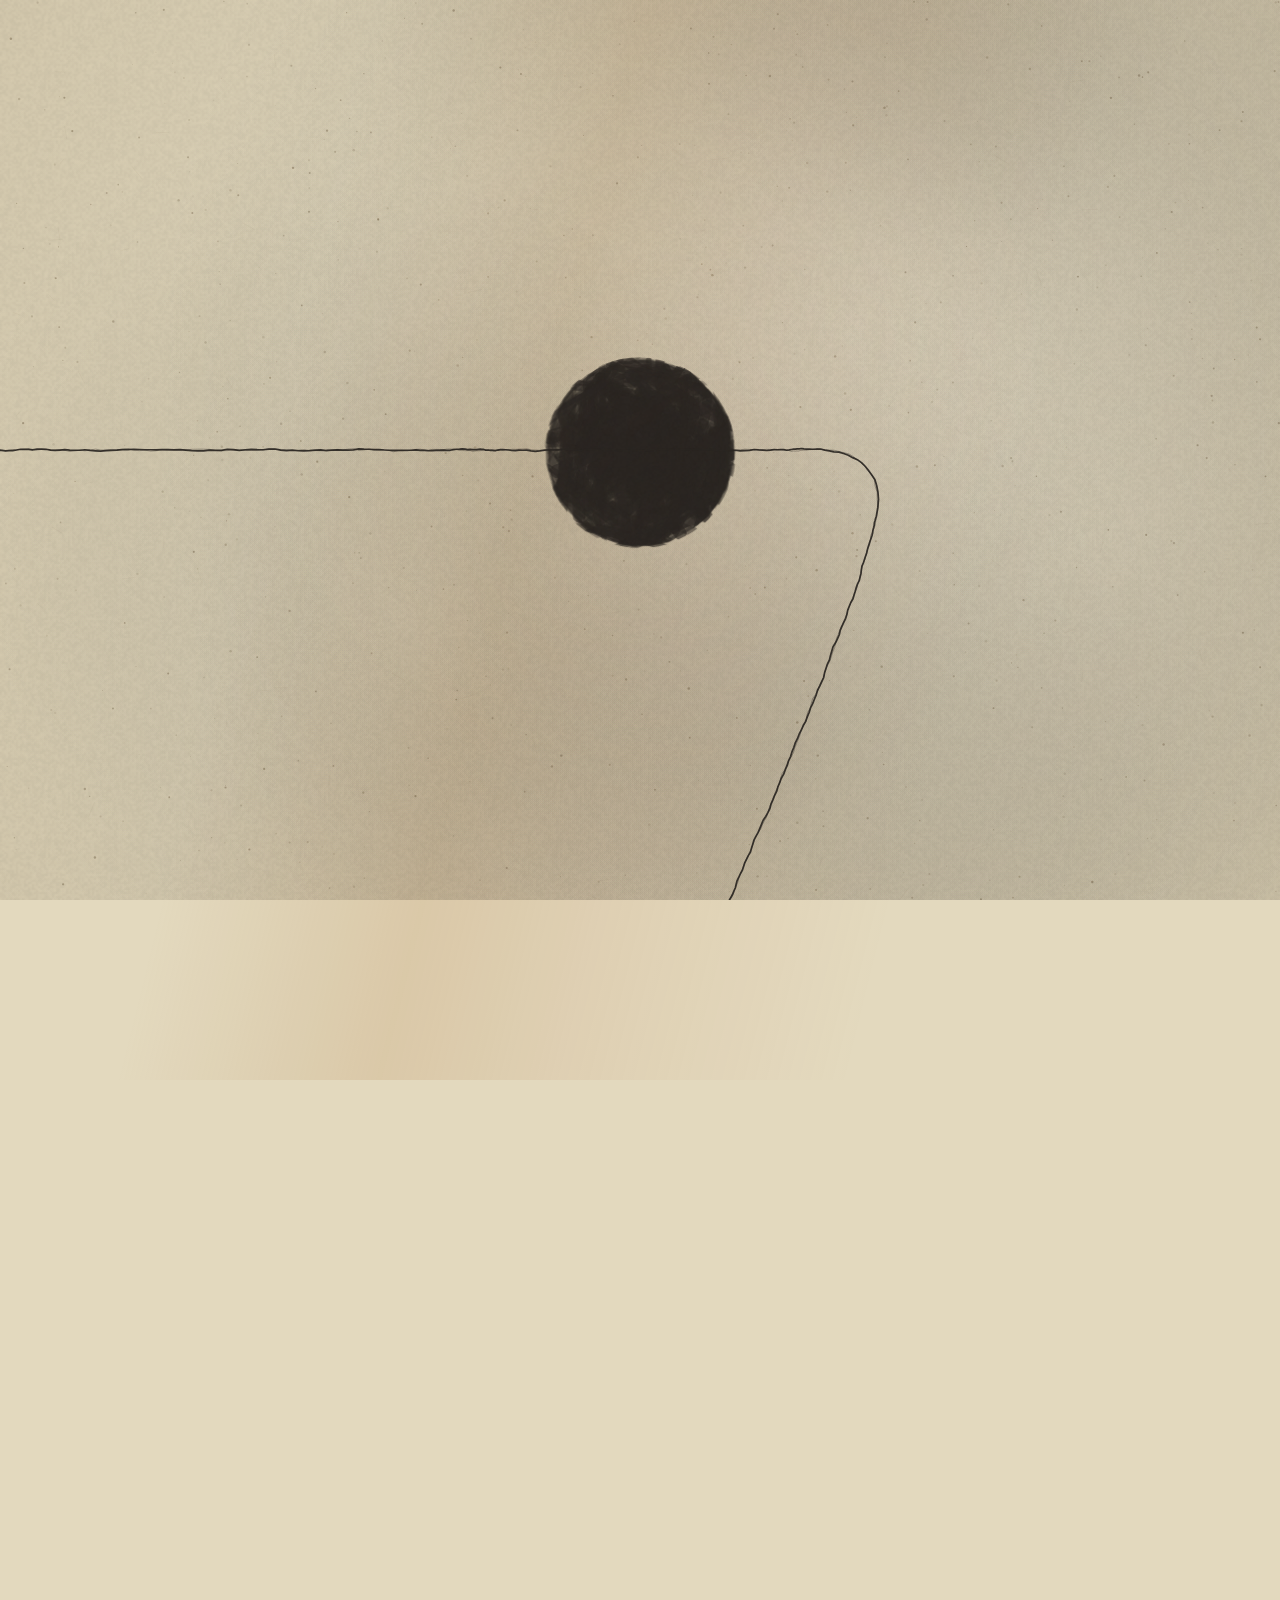
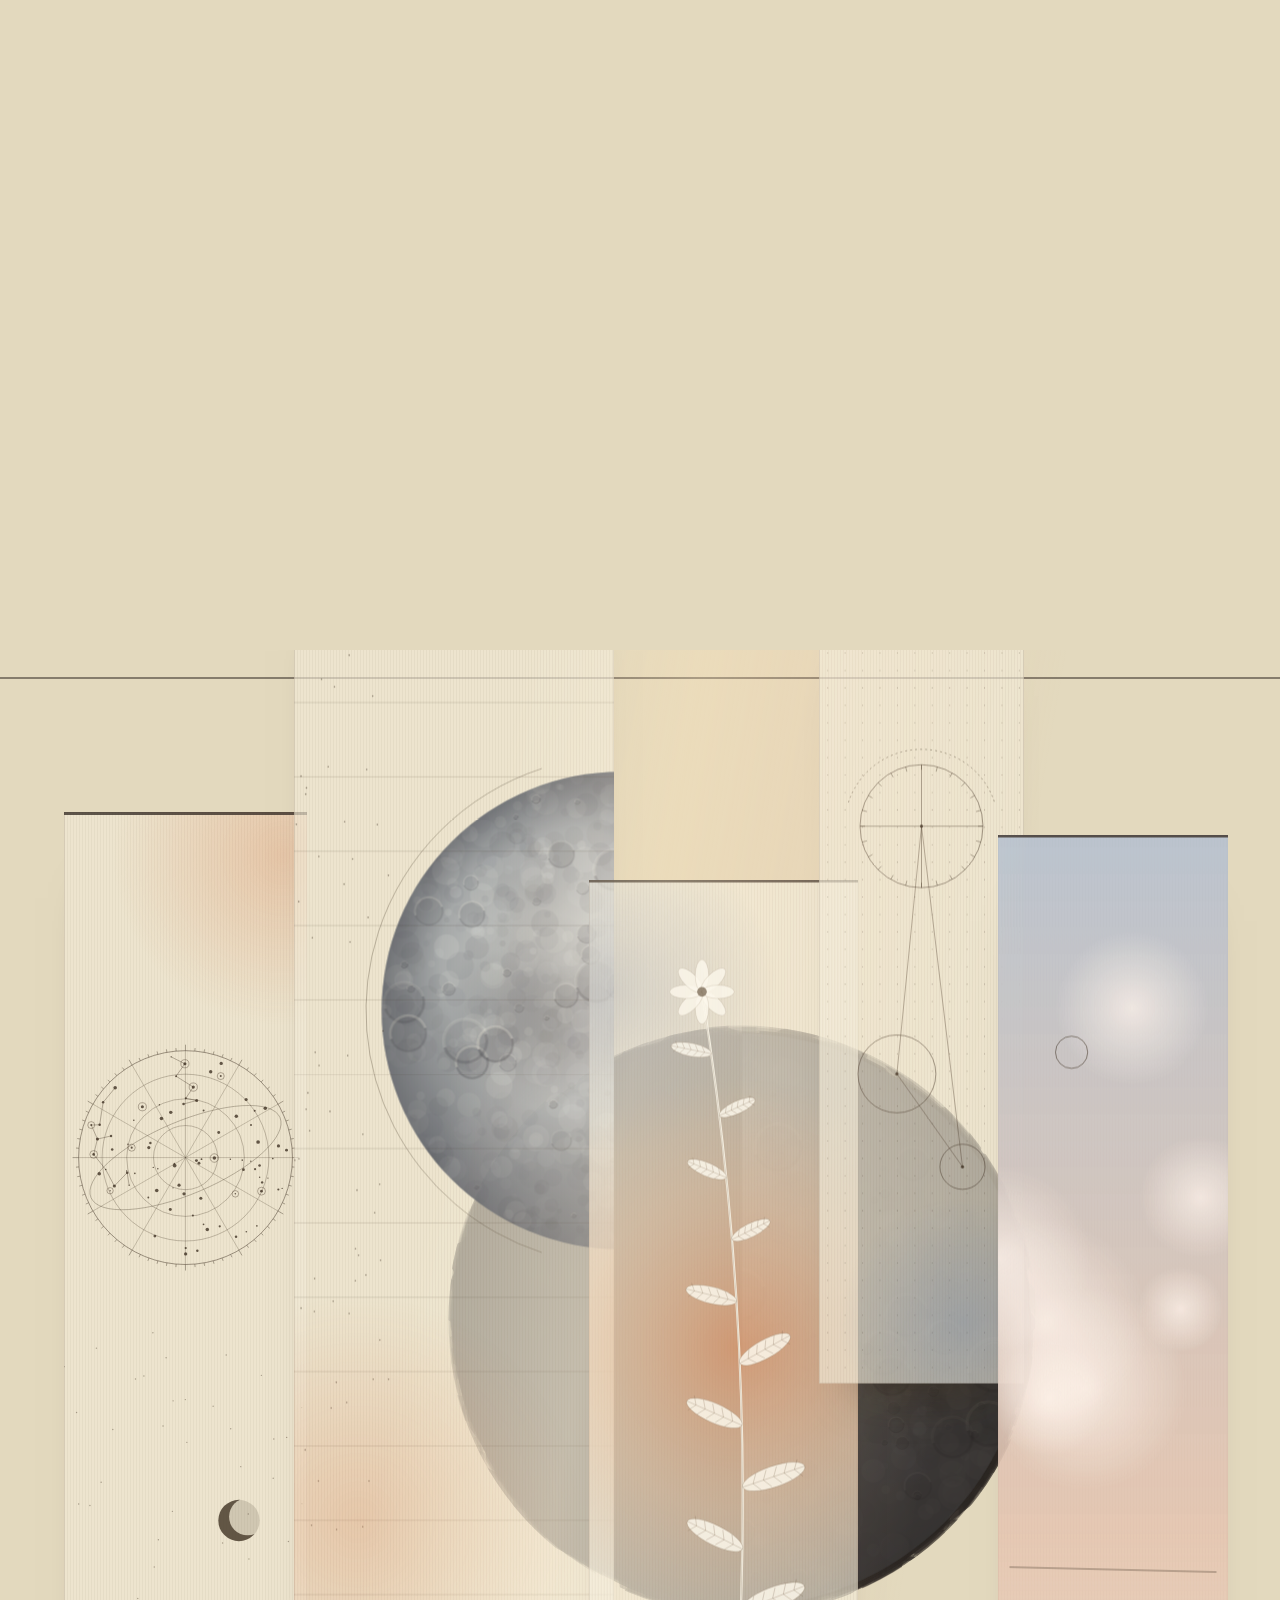
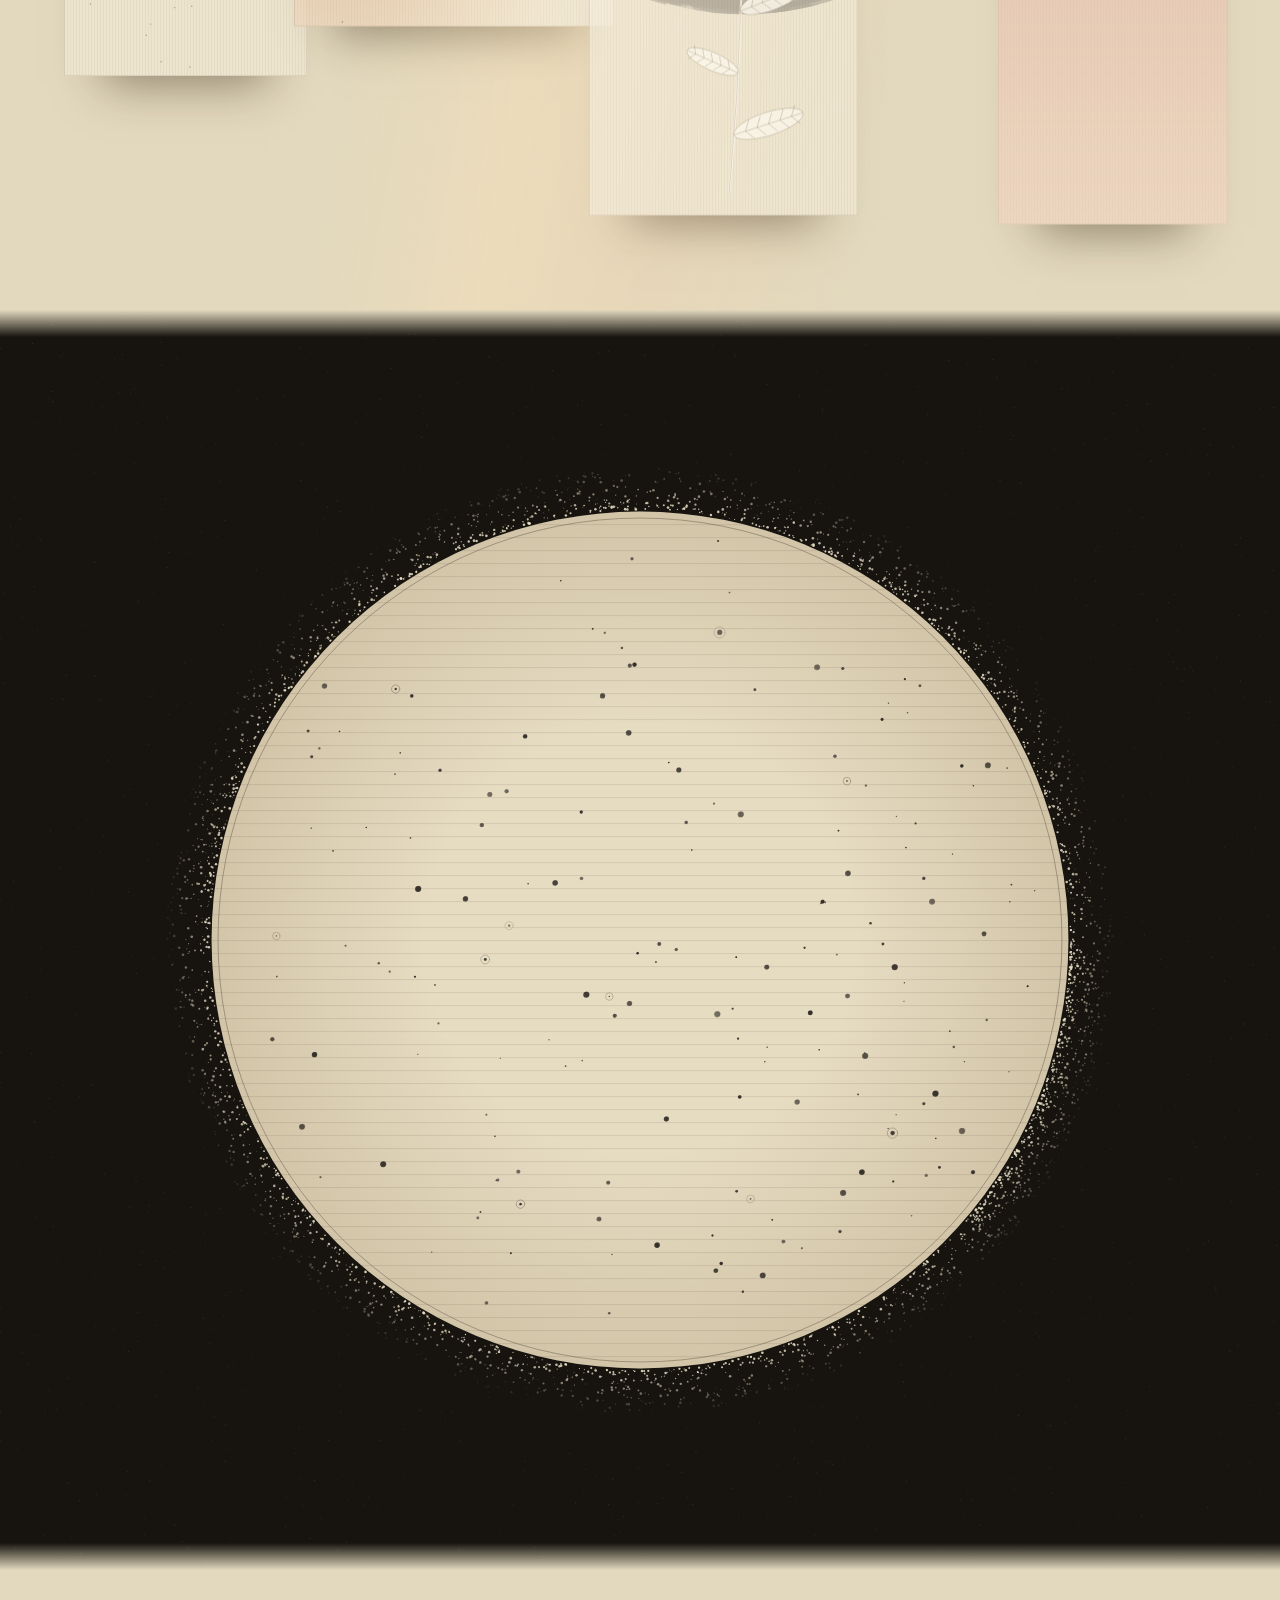
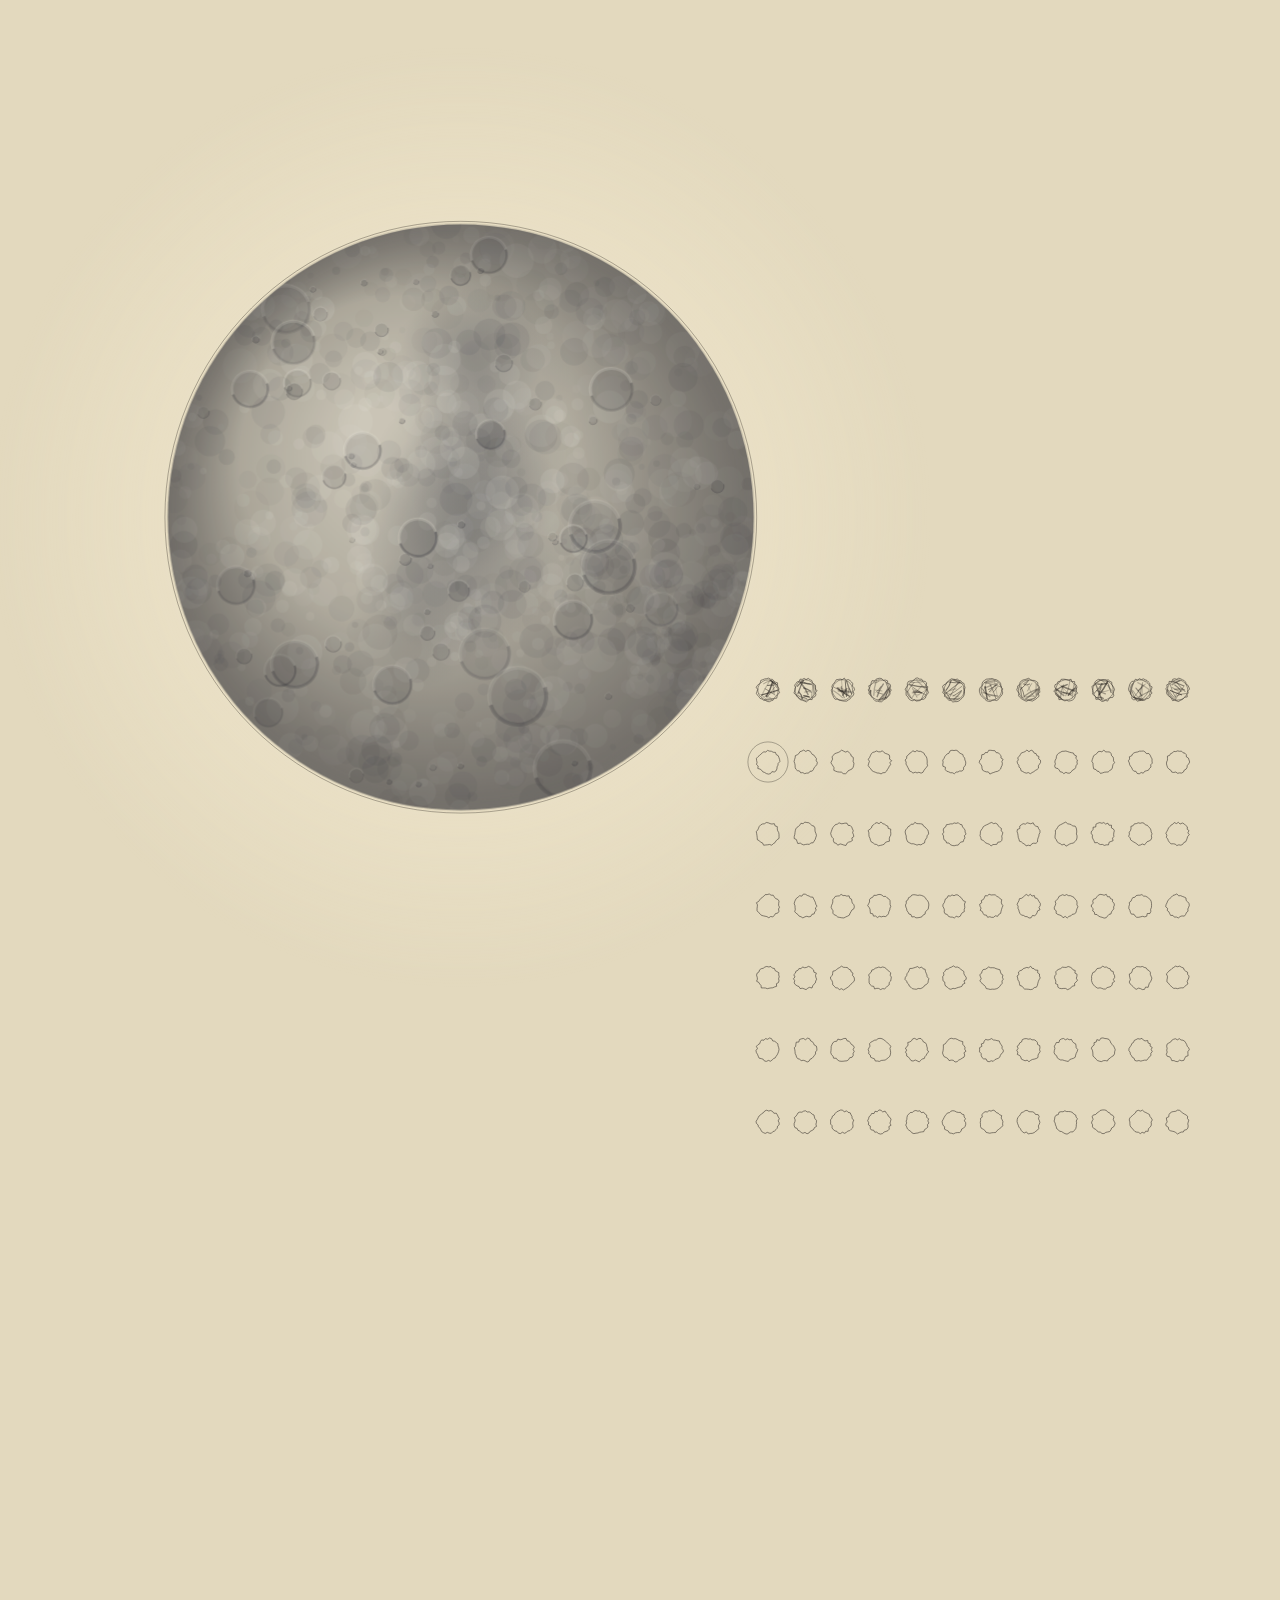
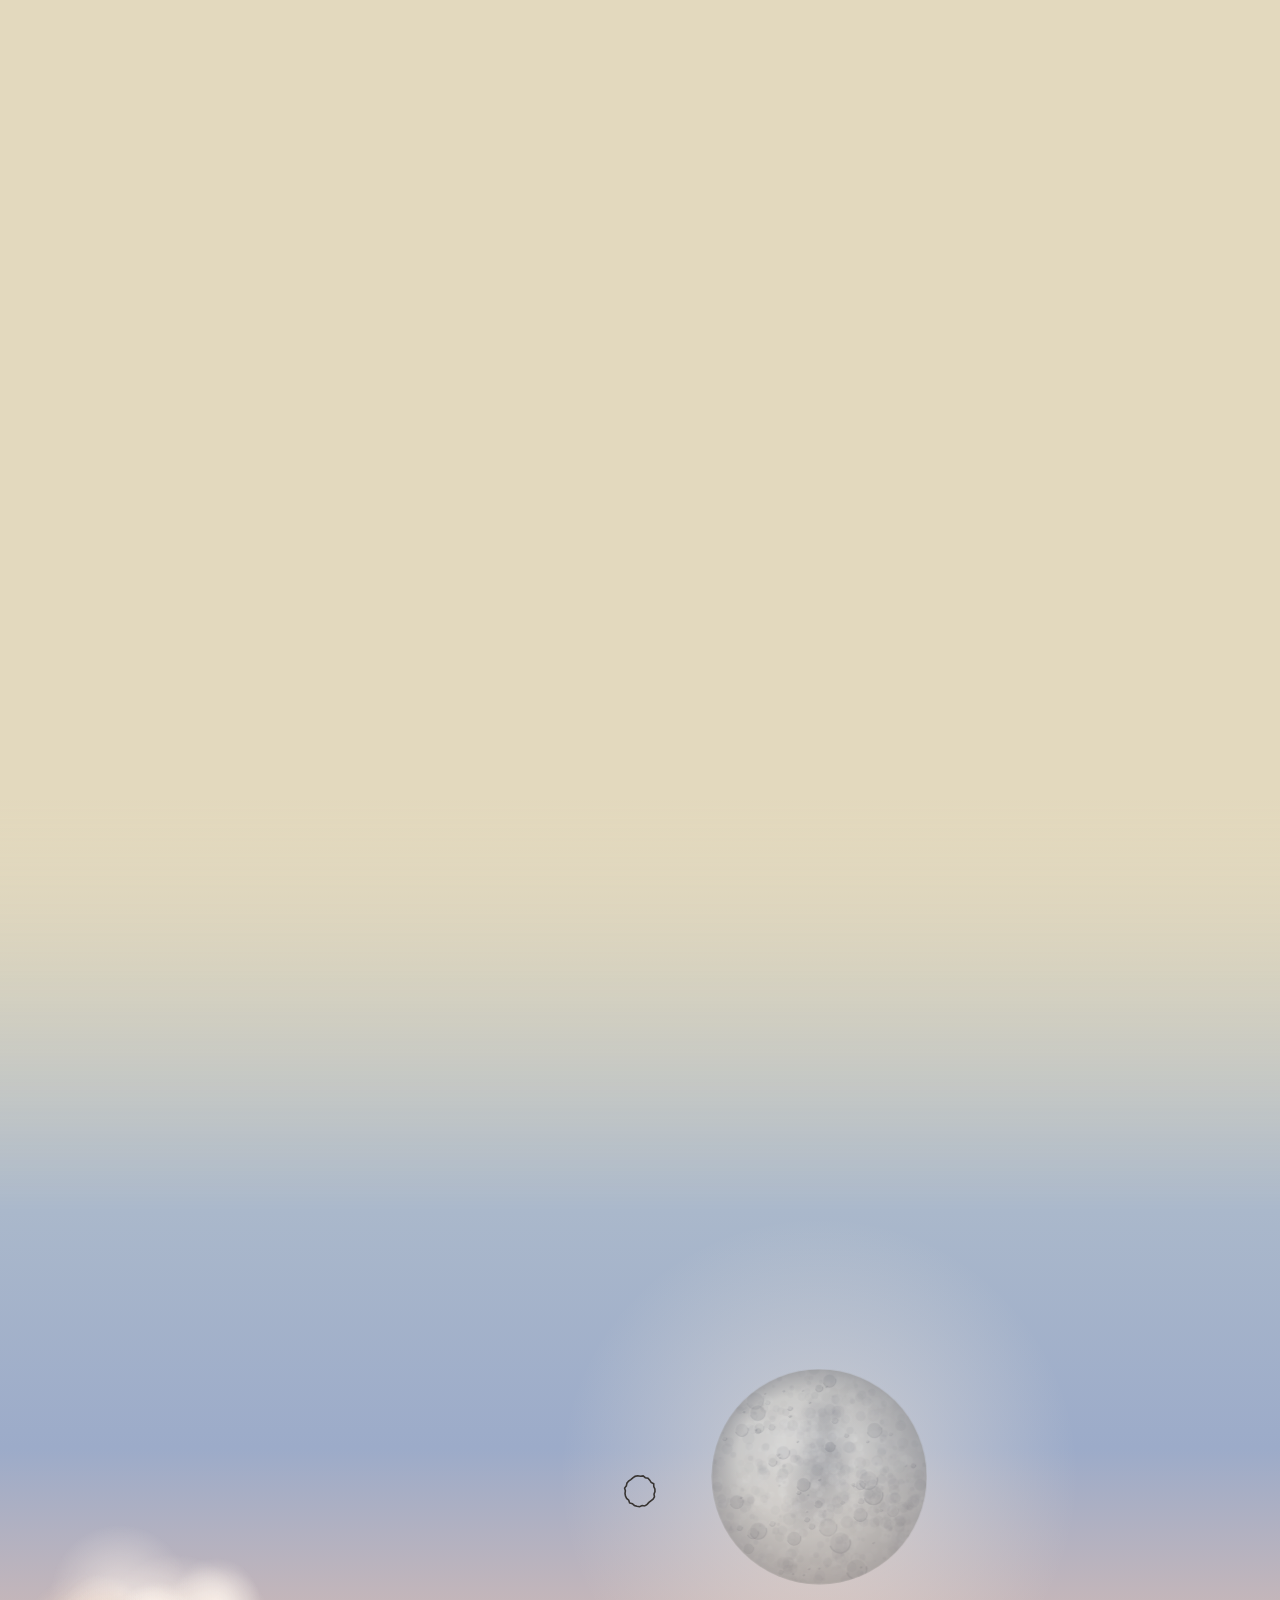
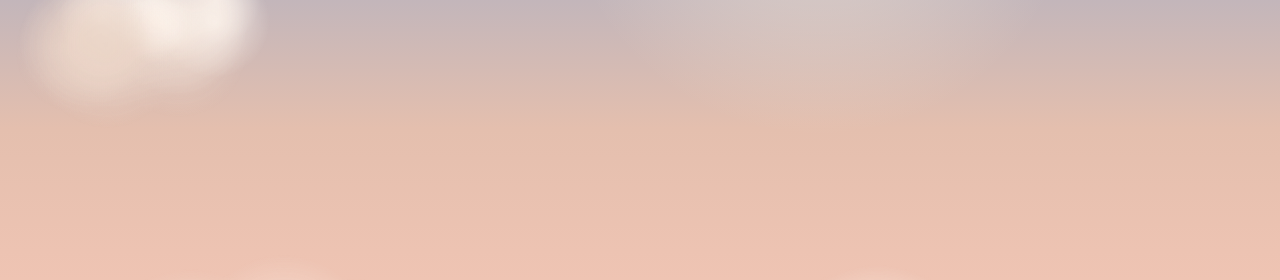
<file: index.html>
<!doctype html>
<html lang="en">
<head>
<meta charset="utf-8">
<meta name="viewport" content="width=device-width, initial-scale=1, viewport-fit=cover">
<title>○</title>
<link rel="icon" href="data:image/svg+xml,%3Csvg xmlns='http://www.w3.org/2000/svg' viewBox='0 0 32 32'%3E%3Crect width='32' height='32' fill='%23e3d9be'/%3E%3Ccircle cx='16' cy='16' r='7' fill='%232b2622'/%3E%3C/svg%3E">
<link rel="stylesheet" href="css/style.css">
</head>
<body>
<canvas id="paper" class="fixed" aria-hidden="true"></canvas>
<div class="light" aria-hidden="true"></div>
<div class="glow" aria-hidden="true"></div>

<main role="presentation">
  <section class="s s0"><canvas aria-hidden="true"></canvas></section>

  <section class="s s1"><canvas aria-hidden="true"></canvas></section>

  <section class="s s2">
    <div class="disc"><canvas aria-hidden="true"></canvas></div>
    <div class="rail" aria-hidden="true"></div>
    <div class="panel p1"><div class="sway"><canvas aria-hidden="true"></canvas></div></div>
    <div class="panel p2"><div class="sway"><canvas aria-hidden="true"></canvas></div></div>
    <div class="panel p3"><div class="sway"><canvas aria-hidden="true"></canvas></div></div>
    <div class="panel p4"><div class="sway"><canvas aria-hidden="true"></canvas></div></div>
    <div class="panel p5"><div class="sway"><canvas aria-hidden="true"></canvas></div></div>
    <div class="beam" aria-hidden="true"></div>
  </section>

  <section class="s s3"><canvas aria-hidden="true"></canvas></section>

  <section class="s s4"><canvas aria-hidden="true"></canvas></section>

  <section class="s s5">
    <canvas class="map" aria-hidden="true"></canvas>
    <canvas class="sky" aria-hidden="true"></canvas>
    <div class="end" role="presentation"></div>
  </section>
</main>

<canvas id="thread" class="fixed" aria-hidden="true"></canvas>
<canvas id="trail" class="fixed" aria-hidden="true"></canvas>
<canvas id="grain" class="fixed" aria-hidden="true"></canvas>
<div class="cur" aria-hidden="true"></div>

<script src="js/util.js"></script>
<script src="js/paper.js"></script>
<script src="js/scene-dot.js"></script>
<script src="js/scene-tree.js"></script>
<script src="js/scene-scrolls.js"></script>
<script src="js/scene-stars.js"></script>
<script src="js/scene-moon.js"></script>
<script src="js/scene-frontier.js"></script>
<script src="js/thread.js"></script>
<script src="js/main.js"></script>
</body>
</html>
</file>
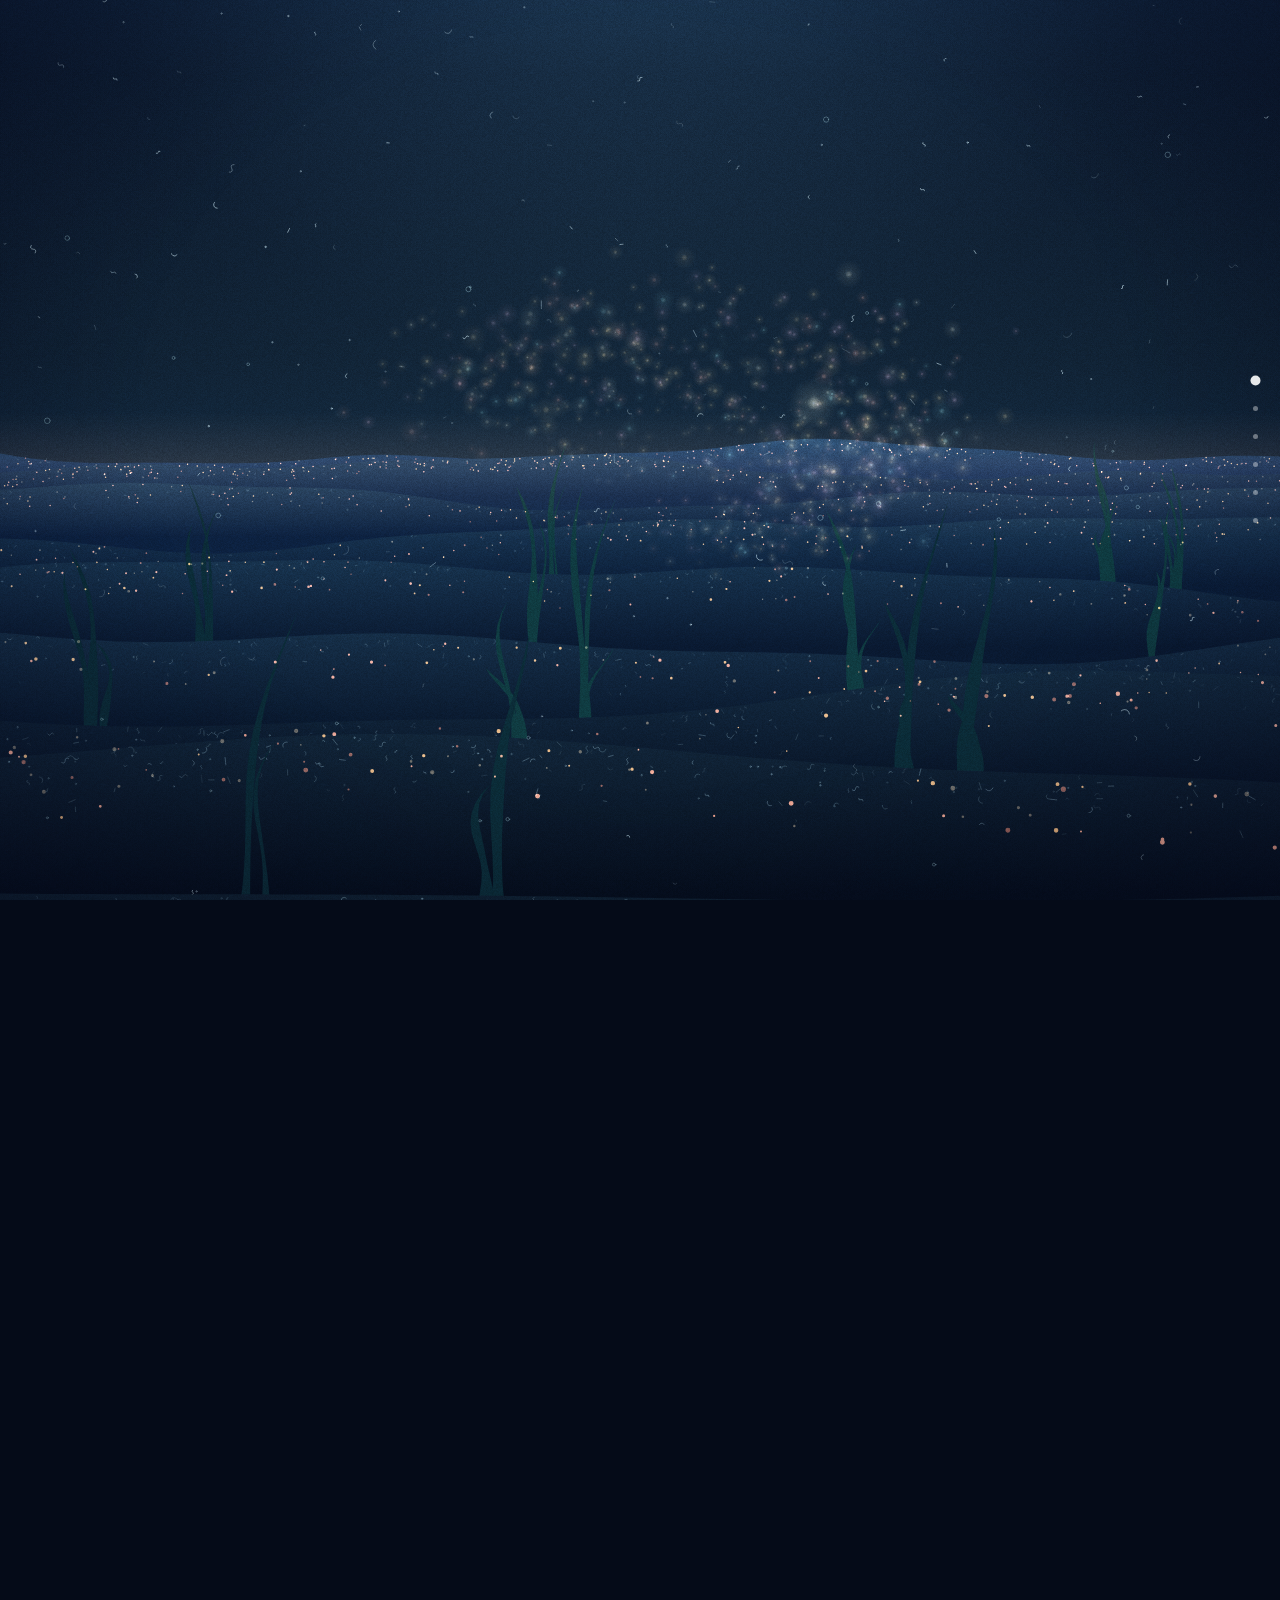
<file: v2/index.html>
<!doctype html>
<html lang="zxx">
<head>
<meta charset="utf-8">
<meta name="viewport" content="width=device-width, initial-scale=1, viewport-fit=cover">
<meta name="theme-color" content="#050b18">
<title>◦</title>
<link rel="icon" href="data:image/svg+xml,%3Csvg xmlns='http://www.w3.org/2000/svg' viewBox='0 0 32 32'%3E%3Crect width='32' height='32' rx='8' fill='%23081428'/%3E%3Ccircle cx='16' cy='16' r='9' fill='%23ffb070' opacity='.35'/%3E%3Ccircle cx='16' cy='16' r='4.5' fill='%23ffe2b0'/%3E%3C/svg%3E">
<link rel="stylesheet" href="style.css">
</head>
<body>
<canvas id="c" aria-hidden="true"></canvas>
<div id="grain" aria-hidden="true"></div>
<div id="vignette" aria-hidden="true"></div>
<nav id="dots" aria-hidden="true"></nav>
<div id="track" aria-hidden="true"></div>
<script src="js/util.js"></script>
<script src="js/world.js"></script>
<script src="js/deep.js"></script>
<script src="js/sky.js"></script>
<script src="js/land.js"></script>
<script src="js/motes.js"></script>
<script src="js/main.js"></script>
</body>
</html>
</file>
<file: css/style.css>
html, body { margin: 0; padding: 0; background: #e3d9be; overflow-x: hidden; }
body { min-height: 100vh; -webkit-tap-highlight-color: transparent; }
@media (pointer: fine) { body, body * { cursor: none !important; } }

.fixed { position: fixed; inset: 0; width: 100%; height: 100%; pointer-events: none; display: block; }
#paper { z-index: 0; }

.light {
  position: fixed; inset: -20% -40%; z-index: 1; pointer-events: none;
  mix-blend-mode: multiply;
  background: linear-gradient(104deg, transparent 36%, rgba(206,160,110,.20) 46%, rgba(214,150,110,.10) 53%, transparent 64%);
  animation: beam 34s ease-in-out infinite alternate;
}
.glow {
  position: fixed; inset: 0; z-index: 1; pointer-events: none; mix-blend-mode: screen;
  background: radial-gradient(circle 46vmax at var(--mx, 50%) var(--my, 40%), rgba(255,214,150,.20), rgba(255,214,150,0) 70%);
  transition: opacity .6s;
}
@keyframes beam { from { transform: translateX(-18%); } to { transform: translateX(18%); } }

main { position: relative; z-index: 2; }
.s { position: relative; overflow: hidden; }
.s > canvas { position: absolute; inset: 0; width: 100%; height: 100%; display: block; }

.s0 { height: 100vh; }
.s1 { height: 150vh; }
.s2 { height: 140vh; }
.s3 { height: 140vh; background: linear-gradient(rgba(23,20,16,0), #17140f 3vh, #17140f calc(100% - 3vh), rgba(23,20,16,0)); }
.s4 { height: 160vh; }
.s5 { height: 230vh; }
.s5 .map { height: 110vh; }
.s5 .sky { top: 110vh; height: 120vh; }
.s5 .end { position: absolute; width: 64px; height: 64px; margin: -32px 0 0 -32px; border-radius: 50%; }

/* hanging scrolls */
.s2 .rail { position: absolute; left: -2%; right: -2%; top: 3vh; height: 2px; background: #3a3028; opacity: .55; }
.s2 .disc { position: absolute; left: 58%; top: 46%; width: 68vmin; height: 68vmin; transform: translate(-50%, -50%); will-change: transform; }
.s2 .disc canvas { position: absolute; inset: 0; width: 100%; height: 100%; }
.panel { position: absolute; top: 3vh; will-change: transform; }
.panel .sway {
  position: relative; overflow: hidden; width: 100%; height: 100%;
  transform-origin: 50% 0;
  animation: sway var(--dur, 10s) ease-in-out infinite alternate;
  animation-delay: var(--delay, 0s);
  background: rgba(242,234,214,.66);
  box-shadow: 0 46px 46px -40px rgba(50,35,15,.5), inset 0 0 0 1px rgba(80,60,40,.10);
}
.panel .sway::before {
  content: ""; position: absolute; inset: 0; pointer-events: none;
  background: repeating-linear-gradient(90deg, rgba(80,60,40,.05) 0 1px, transparent 1px 3px);
}
.panel .sway::after { content: ""; position: absolute; left: -2%; right: -2%; top: 0; height: 3px; background: #3a3028; opacity: .8; }
.panel canvas { position: absolute; inset: 0; width: 100%; height: 100%; display: block; }
@keyframes sway { from { transform: rotate(-.45deg) skewX(.25deg); } to { transform: rotate(.45deg) skewX(-.25deg); } }
.p1 { left: 5%;  width: 19vw; height: 96vh;  --dur: 11s; }
.p2 { left: 23%; width: 25vw; height: 118vh; --dur: 13s; --delay: -4s; }
.p3 { left: 46%; width: 21vw; height: 104vh; --dur: 9.5s; --delay: -2s; }
.p4 { left: 64%; width: 16vw; height: 86vh;  --dur: 12s; --delay: -7s; }
.p5 { left: 78%; width: 18vw; height: 110vh; --dur: 10s; --delay: -5s; }
.s2 .beam {
  position: absolute; inset: 0 -30%; pointer-events: none; mix-blend-mode: screen;
  background: linear-gradient(100deg, transparent 40%, rgba(255,226,180,.30) 48%, rgba(255,205,160,.18) 54%, transparent 64%);
  animation: beam 21s ease-in-out infinite alternate;
}
@media (max-width: 720px) {
  .p1 { left: 2%;  width: 30vw; height: 88vh; }
  .p2 { left: 30%; width: 38vw; height: 112vh; }
  .p3 { left: 66%; width: 32vw; height: 98vh; }
  .p4, .p5 { display: none; }
  .s2 .disc { left: 50%; top: 42%; width: 86vmin; height: 86vmin; }
}

#thread { z-index: 5; }
#trail { z-index: 6; }
#grain { z-index: 7; opacity: .075; mix-blend-mode: multiply; }
.cur {
  position: fixed; z-index: 9; left: 0; top: 0; width: 10px; height: 10px; margin: -5px 0 0 -5px;
  border-radius: 50%; background: #2b2622; pointer-events: none; opacity: 0;
  transition: width .25s, height .25s, margin .25s, opacity .3s;
}
@media (pointer: fine) { .cur { opacity: .9; } }
.cur.big { width: 22px; height: 22px; margin: -11px 0 0 -11px; }

@media (prefers-reduced-motion: reduce) {
  .light, .s2 .beam, .panel .sway { animation: none; }
}
</file>
<file: v2/style.css>
html, body {
  margin: 0;
  background: #050b18;
  overscroll-behavior: none;
  scrollbar-width: none;
  -webkit-tap-highlight-color: transparent;
}
html::-webkit-scrollbar, body::-webkit-scrollbar { display: none; }

#track { height: 1000vh; pointer-events: none; }

#c, #grain, #vignette {
  position: fixed;
  inset: 0;
  width: 100%;
  height: 100%;
  display: block;
}
#c { touch-action: pan-y; cursor: crosshair; animation: arrive 2.2s ease-out both; }
@keyframes arrive { from { opacity: 0; } to { opacity: 1; } }

#grain {
  pointer-events: none;
  opacity: .16;
  mix-blend-mode: overlay;
  background-size: 220px 220px;
}
#vignette {
  pointer-events: none;
  background: radial-gradient(ellipse at 50% 45%, rgba(4, 6, 24, 0) 55%, rgba(4, 6, 24, .38) 100%);
}

#dots {
  --ui: 255, 255, 255;
  position: fixed;
  right: max(14px, env(safe-area-inset-right));
  top: 50%;
  transform: translateY(-50%);
  display: flex;
  flex-direction: column;
  gap: 6px;
}
#dots button {
  all: unset;
  width: 22px;
  height: 22px;
  display: grid;
  place-items: center;
  cursor: pointer;
}
#dots button::after {
  content: "";
  width: 5px;
  height: 5px;
  border-radius: 50%;
  background: rgba(var(--ui), .38);
  transition: transform .5s cubic-bezier(.2, .8, .2, 1), background .5s;
}
#dots button:hover::after { background: rgba(var(--ui), .8); }
#dots button.on::after { transform: scale(2); background: rgba(var(--ui), .9); }

@media (max-width: 700px) {
  #dots { right: 4px; gap: 2px; }
  #dots button::after { width: 4px; height: 4px; }
}
</file>
